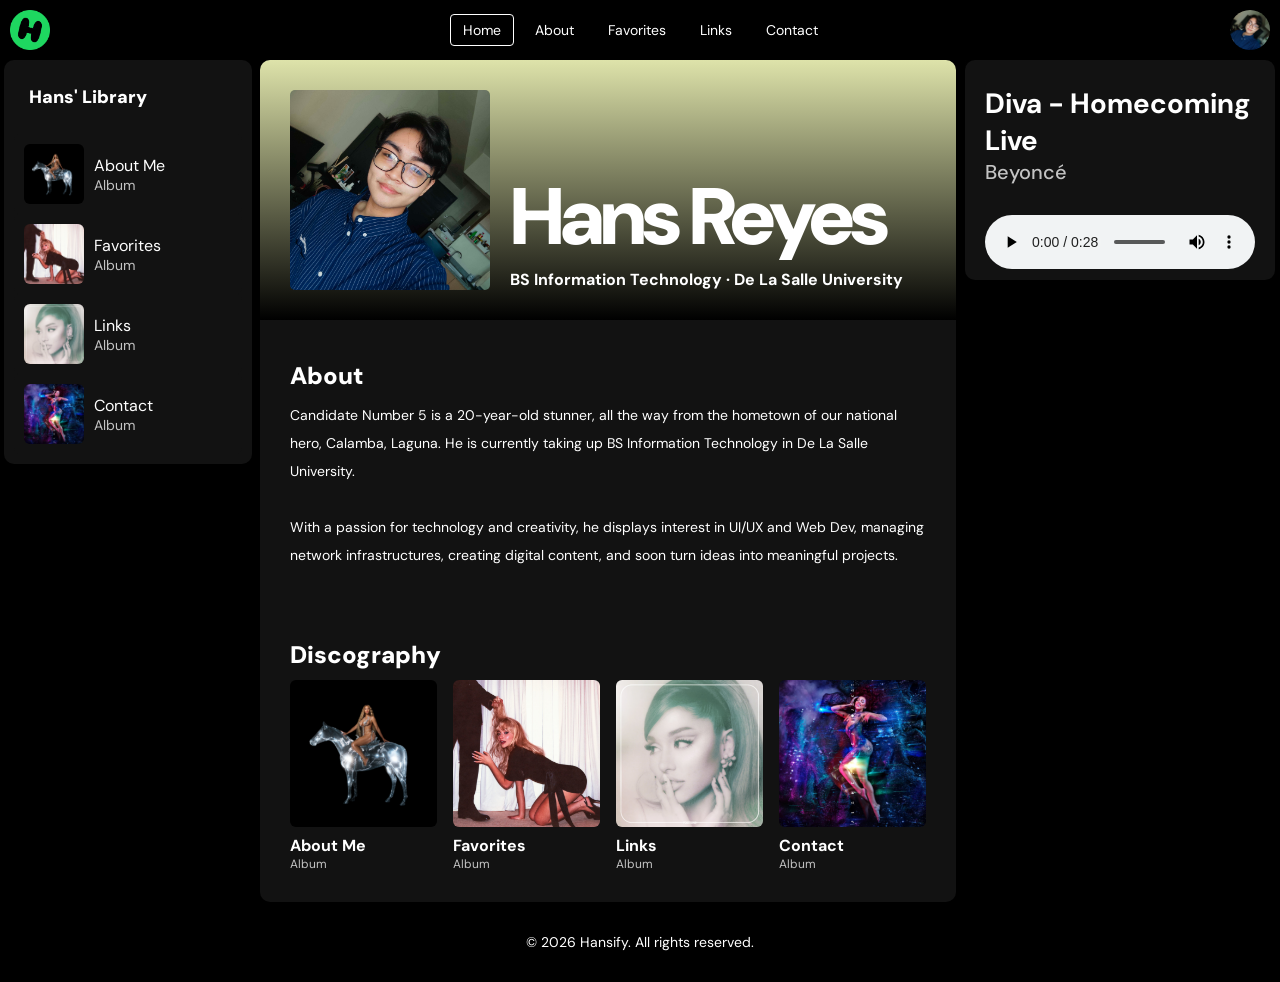
<file: index.html>
<!doctype html>
<html lang="en">
<head>
  <meta charset="UTF-8" />
  <meta name="viewport" content="width=device-width, initial-scale=1.0" />
  <title>Hansify - Home</title>
  <link rel="stylesheet" href="style.css">
  <link href="https://fonts.googleapis.com/css2?family=DM+Sans:wght@300;400;500;900&display=swap" rel="stylesheet">
</head>
<body>
  <div class="page-body">

    <div class="header">
      <div class="logo">
        <img src="images/logo.png" alt="Hansify Logo">
      </div>
      <nav class="nav">
        <a href="index.html" class="active">Home</a>
        <a href="about.html">About</a>
        <a href="favorites.html">Favorites</a>
        <a href="links.html">Links</a>
        <a href="contact.html">Contact</a>
      </nav>
      <div class="profile">
        <img src="images/profile.jpg" alt="Hans Reyes">
      </div>
    </div>

    <div class="menu">
      <div class="menu-content">
        <h3 class="menu-title">Hans' Library</h3>
        <div class="menu-links">
          <a class="menu-link" href="about.html">
            <img src="images/aboutme.png" alt="About Me">
            <span>About Me<span class="menu-link-subtitle">Album</span></span>
            </a>
          <a class="menu-link" href="favorites.html">
            <img src="images/favorites.png" alt="Favorites">
            <span>Favorites<span class="menu-link-subtitle">Album</span></span>
          </a>
          <a class="menu-link" href="links.html">
            <img src="images/links.png" alt="Links">
            <span>Links<span class="menu-link-subtitle">Album</span></span>
          </a>
          <a class="menu-link" href="contact.html">
            <img src="images/contact.png" alt="Contact">
            <span>Contact<span class="menu-link-subtitle">Album</span></span>
          </a>
        </div>
      </div>
    </div>

    <div class="main">
      <div class="main-content">

        <div class="main-title index-page">
          <img src="images/profile.jpg" alt="Hans Reyes" class="main-title-img">
          <div>
            <h1>Hans Reyes</h1>
            <div class="main-profile">
              <span>BS Information Technology · De La Salle University</span>
            </div>
          </div>
        </div>

        <div class="main-body">
          <h3>About</h3>
          <p>
            Candidate Number 5 is a 20-year-old stunner, all the way from the hometown of our national hero,
            Calamba, Laguna. He is currently taking up BS Information Technology in De La Salle University.
            <br><br>
            With a passion for technology and creativity, he displays interest in UI/UX and Web Dev,
            managing network infrastructures, creating digital content, and soon turn ideas into meaningful projects.
          </p>
        </div>

        <div class="main-body">
          <h3>Discography</h3>
          <div class="discography">
            <a href="about.html" class="disc-item">
              <img src="images/aboutme.png" alt="About Me">
              <span>About Me<br><span class="disc-item-subtitle">Album</span></span>
            </a>
            <a href="favorites.html" class="disc-item">
              <img src="images/favorites.png" alt="Favorites">
              <span>Favorites<br><span class="disc-item-subtitle">Album</span></span>
            </a>
            <a href="links.html" class="disc-item">
              <img src="images/links.png" alt="Links">
              <span>Links<br><span class="disc-item-subtitle">Album</span></span>
            </a>
            <a href="contact.html" class="disc-item">
              <img src="images/contact.png" alt="Contact">
              <span>Contact<br><span class="disc-item-subtitle">Album</span></span>
            </a>
          </div>
        </div>

      </div>
    </div>

    <div class="player">
      <div class="player-content">
        <div class="video-container">
          <video autoplay muted loop>
            <source src="video/diva.mp4" type="video/mp4">
          </video>
          <div class="overlay"></div>
          <div class="content">
            <p>Diva - Homecoming Live</p>
            <span>Beyoncé</span>
          </div>
        </div>
        <div class="audio-container">
          <audio controls>
            <source src="audio/tiktok.mp3" type="audio/mp3">
          </audio>
        </div>
      </div>
    </div>

    <div class="footer">© 2026 Hansify. All rights reserved.</div>

  </div>
</body>
</html>
</file>
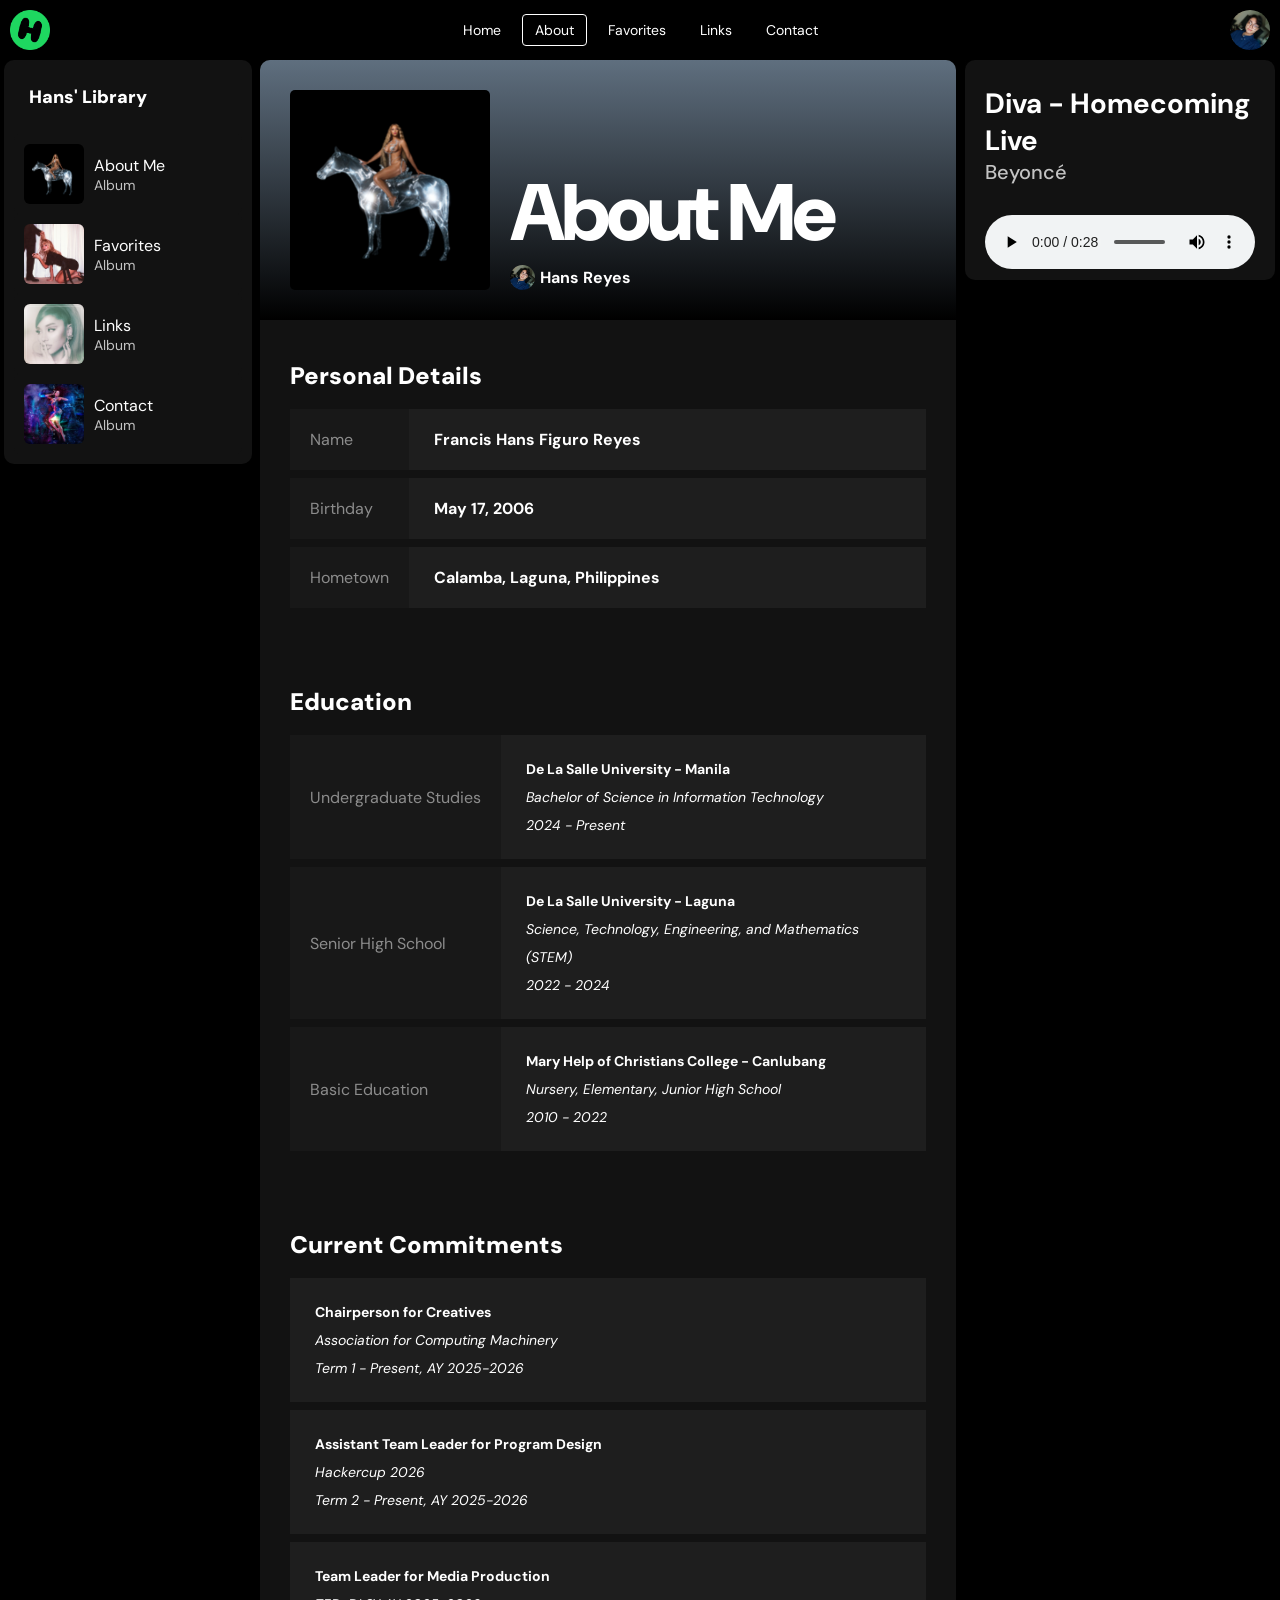
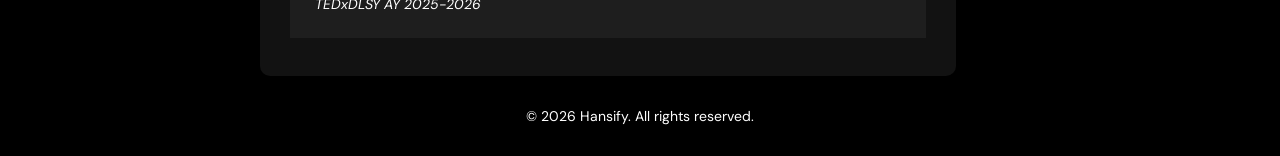
<file: about.html>
<!doctype html>
<html lang="en">
<head>
  <meta charset="UTF-8" />
  <meta name="viewport" content="width=device-width, initial-scale=1.0" />
  <title>Hansify - About</title>
  <link rel="stylesheet" href="style.css">
  <link href="https://fonts.googleapis.com/css2?family=DM+Sans:wght@300;400;500;900&display=swap" rel="stylesheet">
</head>
<body>
  <div class="page-body">

    <div class="header">
      <div class="logo">
        <img src="images/logo.png" alt="Hansify Logo">
      </div>
      <nav class="nav">
        <a href="index.html">Home</a>
        <a href="about.html" class="active">About</a>
        <a href="favorites.html">Favorites</a>
        <a href="links.html">Links</a>
        <a href="contact.html">Contact</a>
      </nav>
      <div class="profile">
        <img src="images/profile.jpg" alt="Hans Reyes">
      </div>
    </div>

    <div class="menu">
      <div class="menu-content">
        <h3 class="menu-title">Hans' Library</h3>
        <div class="menu-links">
          <a class="menu-link" href="about.html">
            <img src="images/aboutme.png" alt="About Me">
            <span>About Me<span class="menu-link-subtitle">Album</span></span>
            </a>
          <a class="menu-link" href="favorites.html">
            <img src="images/favorites.png" alt="Favorites">
            <span>Favorites<span class="menu-link-subtitle">Album</span></span>
          </a>
          <a class="menu-link" href="links.html">
            <img src="images/links.png" alt="Links">
            <span>Links<span class="menu-link-subtitle">Album</span></span>
          </a>
          <a class="menu-link" href="contact.html">
            <img src="images/contact.png" alt="Contact">
            <span>Contact<span class="menu-link-subtitle">Album</span></span>
          </a>
        </div>
      </div>
    </div>

    <div class="main">
      <div class="main-content">
        <div class="main-title about-page">
          <img src="images/aboutme.png" alt="Hans Reyes" class="main-title-img">
          <div>
            <h1>About Me</h1>
            <div class="main-profile">
              <img src="images/profile.jpg" alt="Hans Reyes">
              <span>Hans Reyes</span>
            </div>
          </div>
        </div>

        <div class="main-body">
          <h3>Personal Details</h3>
          <table>
            <tr>
              <th>Name</th>
              <td>Francis Hans Figuro Reyes</td>
            </tr>
            <tr>
              <th>Birthday</th>
              <td>May 17, 2006</td>
            </tr>
            <tr>
              <th>Hometown</th>
              <td>Calamba, Laguna, Philippines</td>
            </tr>
          </table>
        </div>

        <div class="main-body">
          <h3>Education</h3>
          <table>
            <tr>
              <th>Undergraduate Studies</th>
              <td><p>
                De La Salle University - Manila<br>
                <em>Bachelor of Science in Information Technology<br>
                2024 - Present</em>
              </p></td>
            </tr>
            <tr>
              <th>Senior High School</th>
              <td><p>
                De La Salle University - Laguna<br>
                <em>Science, Technology, Engineering, and Mathematics (STEM)<br>
                2022 - 2024</em>
              </p></td>
            </tr>
            <tr>
              <th>Basic Education</th>
              <td><p>
                Mary Help of Christians College - Canlubang<br>
                <em>Nursery, Elementary, Junior High School<br>
                2010 - 2022</em>
              </p></td>
            </tr>
          </table>
        </div>
        
      <div class="main-body">
          <h3>Current Commitments</h3>
          <table>
            <tr>
              <td><p>
                Chairperson for Creatives<br>
                <em>Association for Computing Machinery<br>
                Term 1 - Present, AY 2025-2026</em>
                </p></td>
            </tr>
            <tr>
              <td><p>
                Assistant Team Leader for Program Design<br>
                <em>Hackercup 2026<br>
                Term 2 - Present, AY 2025-2026</em>
              </p></td>
            </tr>
            <tr>
              <td><p>
                Team Leader for Media Production<br>
                <em>TEDxDLSY AY 2025-2026</em>
              </p></td>
            </tr>
          </table>
        </div>
        
      </div>
    </div>

    <div class="player">
      <div class="player-content">
        <div class="video-container">
          <video autoplay muted loop>
            <source src="video/diva.mp4" type="video/mp4">
          </video>
          <div class="overlay"></div>
          <div class="content">
            <p>Diva - Homecoming Live</p>
            <span>Beyoncé</span>
          </div>
        </div>
        <div class="audio-container">
          <audio controls>
            <source src="audio/tiktok.mp3" type="audio/mp3">
          </audio>
        </div>
      </div>
    </div>
    
    <div class="footer">© 2026 Hansify. All rights reserved.</div>

  </div>
</body>
</html>
</file>
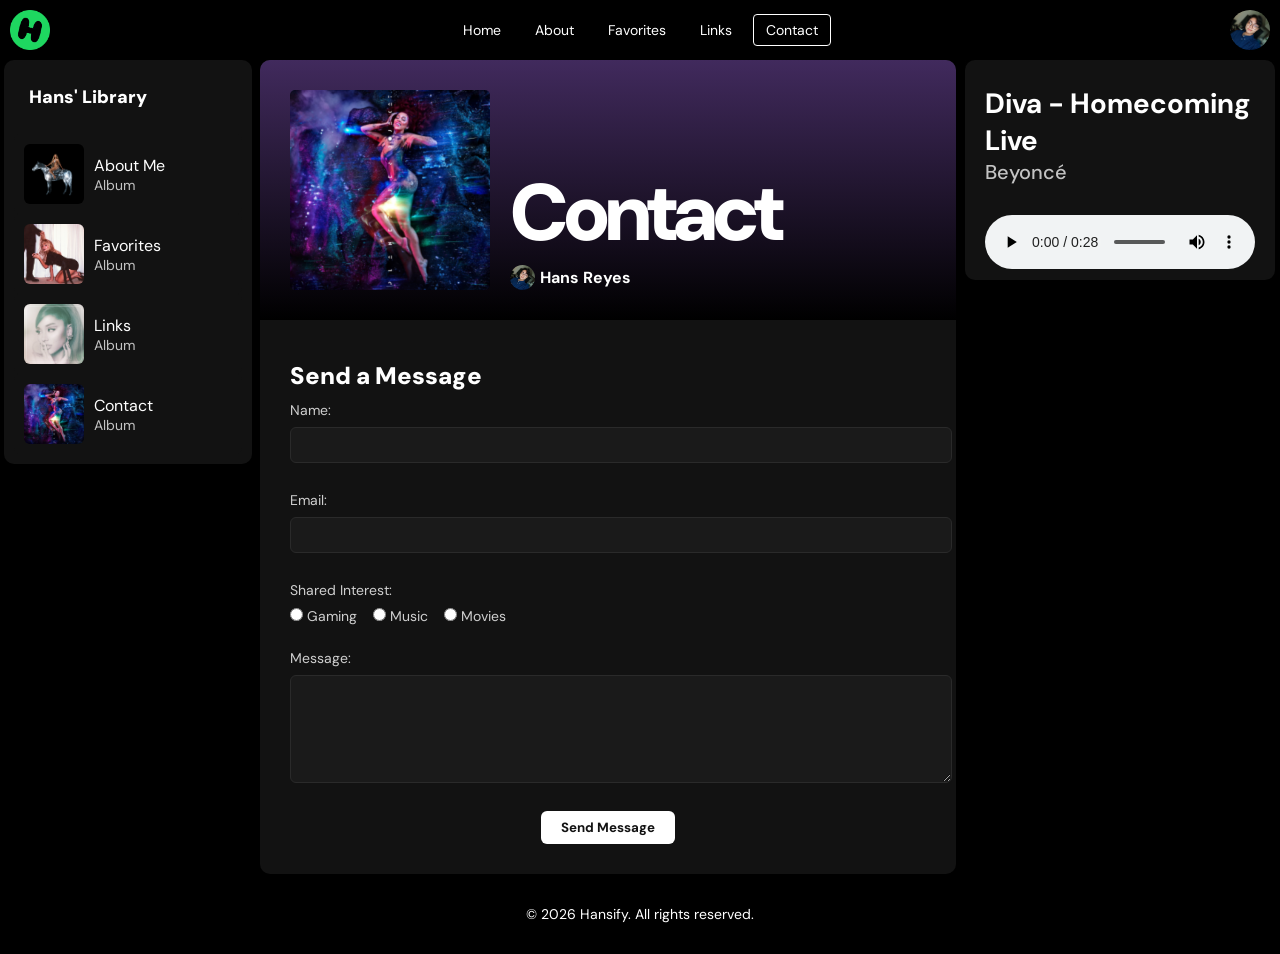
<file: contact.html>
<!doctype html>
<html lang="en">
<head>
  <meta charset="UTF-8" />
  <meta name="viewport" content="width=device-width, initial-scale=1.0" />
  <title>Hansify - Contact</title>
  <link rel="stylesheet" href="style.css">
  <link href="https://fonts.googleapis.com/css2?family=DM+Sans:wght@300;400;500;900&display=swap" rel="stylesheet">
</head>
<body>
  <div class="page-body">

    <div class="header">
      <div class="logo">
        <img src="images/logo.png" alt="Hansify Logo">
      </div>
      <nav class="nav">
        <a href="index.html">Home</a>
        <a href="about.html">About</a>
        <a href="favorites.html">Favorites</a>
        <a href="links.html">Links</a>
        <a href="contact.html" class="active">Contact</a>
      </nav>
      <div class="profile">
        <img src="images/profile.jpg" alt="Hans Reyes">
      </div>
    </div>

    <div class="menu">
      <div class="menu-content">
        <h3 class="menu-title">Hans' Library</h3>
        <div class="menu-links">
          <a class="menu-link" href="about.html">
            <img src="images/aboutme.png" alt="About Me">
            <span>About Me<span class="menu-link-subtitle">Album</span></span>
            </a>
          <a class="menu-link" href="favorites.html">
            <img src="images/favorites.png" alt="Favorites">
            <span>Favorites<span class="menu-link-subtitle">Album</span></span>
          </a>
          <a class="menu-link" href="links.html">
            <img src="images/links.png" alt="Links">
            <span>Links<span class="menu-link-subtitle">Album</span></span>
          </a>
          <a class="menu-link" href="contact.html">
            <img src="images/contact.png" alt="Contact">
            <span>Contact<span class="menu-link-subtitle">Album</span></span>
          </a>
        </div>
      </div>
    </div>

    <div class="main">
      <div class="main-content">
        <div class="main-title contact-page">
          <img src="images/contact.png" alt="Contact" class="main-title-img">
          <div>
            <h1>Contact</h1>
            <div class="main-profile">
              <img src="images/profile.jpg" alt="Hans Reyes">
              <span>Hans Reyes</span>
            </div>
          </div>
        </div>

        <div class="main-body">
          <h3>Send a Message</h3>
          <form>
            <label for="name">Name:</label>
            <input type="text" id="name" name="name">

            <label for="email">Email:</label>
            <input type="email" id="email" name="email">

            <label>Shared Interest:</label>
            <div class="radio-group">
              <label><input type="radio" name="interest" value="Gaming"> Gaming</label>
              <label><input type="radio" name="interest" value="Music"> Music</label>
              <label><input type="radio" name="interest" value="Movies"> Movies</label>
            </div>

            <label for="message">Message:</label>
            <textarea id="message" name="message" rows="5"></textarea>

            <button type="submit">Send Message</button>
          </form>
        </div>

      </div>
    </div>

    <div class="player">
      <div class="player-content">
        <div class="video-container">
          <video autoplay muted loop>
            <source src="video/diva.mp4" type="video/mp4">
          </video>
          <div class="overlay"></div>
          <div class="content">
            <p>Diva - Homecoming Live</p>
            <span>Beyoncé</span>
          </div>
        </div>
        <div class="audio-container">
          <audio controls>
            <source src="audio/tiktok.mp3" type="audio/mp3">
          </audio>
        </div>
      </div>
    </div>

    <div class="footer">© 2026 Hansify. All rights reserved.</div>

  </div>
</body>
</html>
</file>
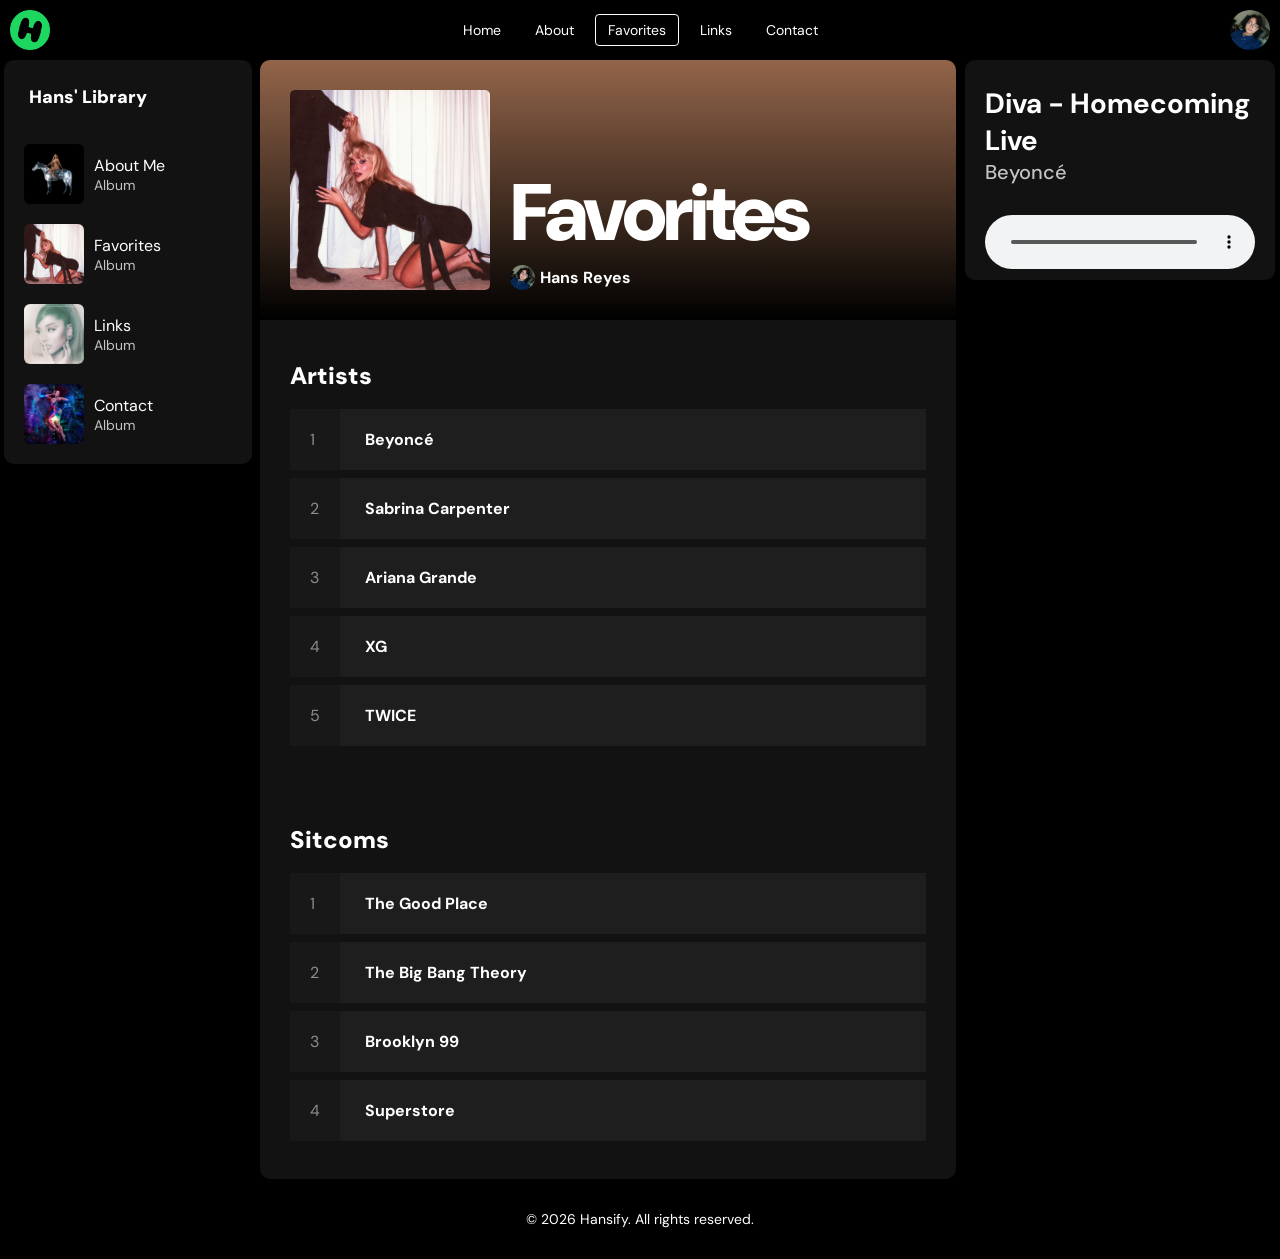
<file: favorites.html>
<!doctype html>
<html lang="en">
<head>
  <meta charset="UTF-8" />
  <meta name="viewport" content="width=device-width, initial-scale=1.0" />
  <title>Hansify - Favorites</title>
  <link rel="stylesheet" href="style.css">
  <link href="https://fonts.googleapis.com/css2?family=DM+Sans:wght@300;400;500;900&display=swap" rel="stylesheet">
</head>
<body>
  <div class="page-body">

    <div class="header">
      <div class="logo">
        <img src="images/logo.png" alt="Hansify Logo">
      </div>
      <nav class="nav">
        <a href="index.html">Home</a>
        <a href="about.html">About</a>
        <a href="favorites.html" class="active">Favorites</a>
        <a href="links.html">Links</a>
        <a href="contact.html">Contact</a>
      </nav>
      <div class="profile">
        <img src="images/profile.jpg" alt="Hans Reyes">
      </div>
    </div>

    <div class="menu">
      <div class="menu-content">
        <h3 class="menu-title">Hans' Library</h3>
        <div class="menu-links">
          <a class="menu-link" href="about.html">
            <img src="images/aboutme.png" alt="About Me">
            <span>About Me<span class="menu-link-subtitle">Album</span></span>
            </a>
          <a class="menu-link" href="favorites.html">
            <img src="images/favorites.png" alt="Favorites">
            <span>Favorites<span class="menu-link-subtitle">Album</span></span>
          </a>
          <a class="menu-link" href="links.html">
            <img src="images/links.png" alt="Links">
            <span>Links<span class="menu-link-subtitle">Album</span></span>
          </a>
          <a class="menu-link" href="contact.html">
            <img src="images/contact.png" alt="Contact">
            <span>Contact<span class="menu-link-subtitle">Album</span></span>
          </a>
        </div>
      </div>
    </div>

    <div class="main">
      <div class="main-content">
        <div class="main-title favorites-page">
          <img src="images/favorites.png" alt="Favorites" class="main-title-img">
          <div>
            <h1>Favorites</h1>
            <div class="main-profile">
              <img src="images/profile.jpg" alt="Hans Reyes">
              <span>Hans Reyes</span>
            </div>
          </div>
        </div>

        <div class="main-body">
          <h3>Artists</h3>
          <table>
            <tr><th>1</th><td>Beyoncé</td></tr>
            <tr><th>2</th><td>Sabrina Carpenter</td></tr>
            <tr><th>3</th><td>Ariana Grande</td></tr>
            <tr><th>4</th><td>XG</td></tr>
            <tr><th>5</th><td>TWICE</td></tr>
          </table>
        </div>

        <div class="main-body">
          <h3>Sitcoms</h3>
          <table>
            <tr><th>1</th><td>The Good Place</td></tr>
            <tr><th>2</th><td>The Big Bang Theory</td></tr>
            <tr><th>3</th><td>Brooklyn 99</td></tr>
            <tr><th>4</th><td>Superstore</td></tr>
          </table>
        </div>

      </div>
    </div>

    <div class="player">
      <div class="player-content">
        <div class="video-container">
          <video autoplay muted loop>
            <source src="video/diva.mp4" type="video/mp4">
          </video>
          <div class="overlay"></div>
          <div class="content">
            <p>Diva - Homecoming Live</p>
            <span>Beyoncé</span>
          </div>
        </div>
        <div class="audio-container">
          <audio controls>
            <source src="audio/tiktok.mp3" type="audio/mp3">
          </audio>
        </div>
      </div>
    </div>

    <div class="footer">© 2026 Hansify. All rights reserved.</div>

  </div>
</body>
</html>
</file>
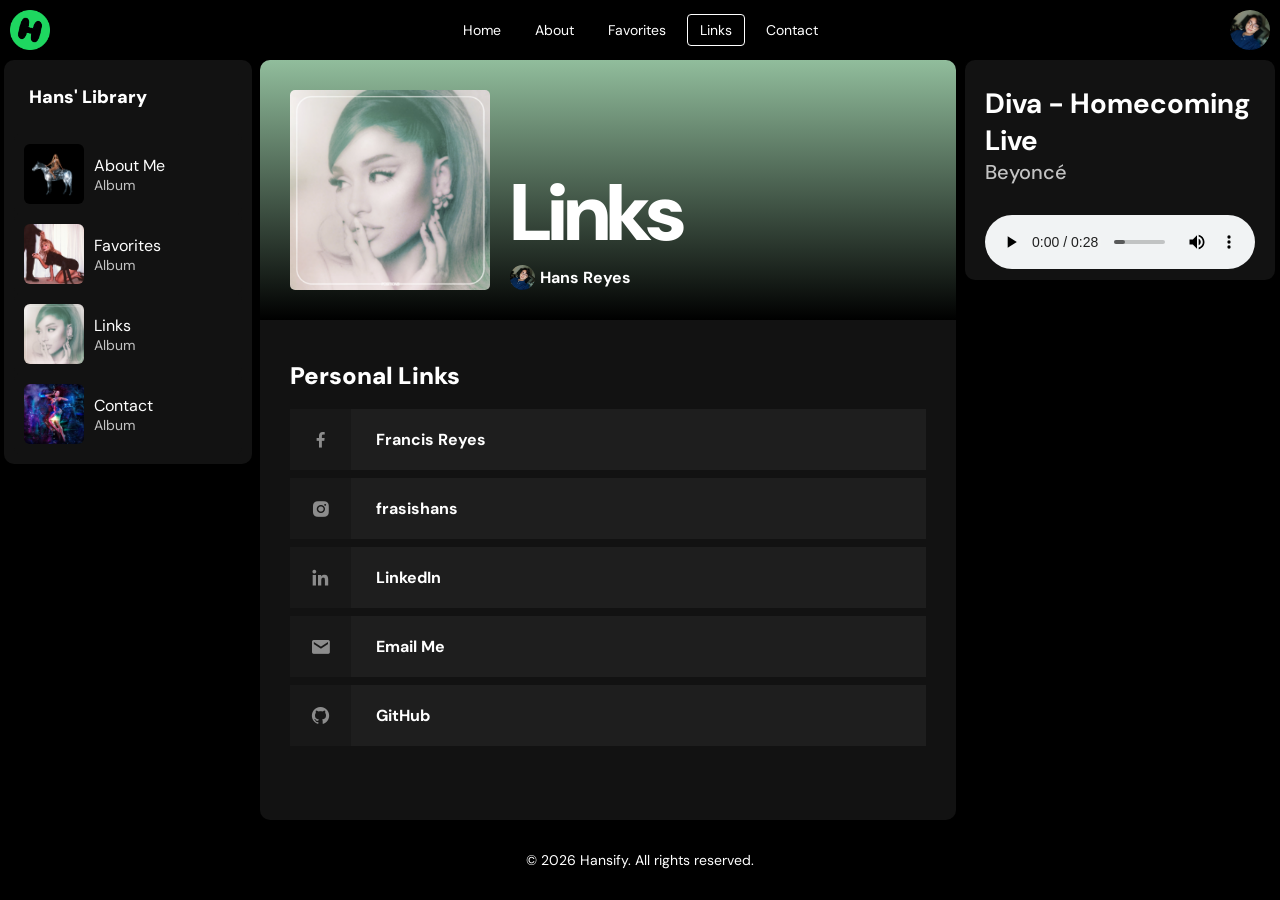
<file: links.html>
<!doctype html>
<html lang="en">
<head>
  <meta charset="UTF-8" />
  <meta name="viewport" content="width=device-width, initial-scale=1.0" />
  <title>Hansify - Links</title>
  <link rel="stylesheet" href="style.css">
  <link href="https://fonts.googleapis.com/css2?family=DM+Sans:wght@300;400;500;900&display=swap" rel="stylesheet">
  <link href='https://unpkg.com/boxicons@2.1.4/css/boxicons.min.css' rel='stylesheet'>
</head>
<body>
  <div class="page-body">

    <div class="header">
      <div class="logo">
        <img src="images/logo.png" alt="Hansify Logo">
      </div>
      <nav class="nav">
        <a href="index.html">Home</a>
        <a href="about.html">About</a>
        <a href="favorites.html">Favorites</a>
        <a href="links.html" class="active">Links</a>
        <a href="contact.html">Contact</a>
      </nav>
      <div class="profile">
        <img src="images/profile.jpg" alt="Hans Reyes">
      </div>
    </div>

    <div class="menu">
      <div class="menu-content">
        <h3 class="menu-title">Hans' Library</h3>
        <div class="menu-links">
          <a class="menu-link" href="about.html">
            <img src="images/aboutme.png" alt="About Me">
            <span>About Me<span class="menu-link-subtitle">Album</span></span>
            </a>
          <a class="menu-link" href="favorites.html">
            <img src="images/favorites.png" alt="Favorites">
            <span>Favorites<span class="menu-link-subtitle">Album</span></span>
          </a>
          <a class="menu-link" href="links.html">
            <img src="images/links.png" alt="Links">
            <span>Links<span class="menu-link-subtitle">Album</span></span>
          </a>
          <a class="menu-link" href="contact.html">
            <img src="images/contact.png" alt="Contact">
            <span>Contact<span class="menu-link-subtitle">Album</span></span>
          </a>
        </div>
      </div>
    </div>

    <div class="main">
      <div class="main-content">
        <div class="main-title links-page">
          <img src="images/links.png" alt="Links" class="main-title-img">
          <div>
            <h1>Links</h1>
            <div class="main-profile">
              <img src="images/profile.jpg" alt="Hans Reyes">
              <span>Hans Reyes</span>
            </div>
          </div>
        </div>

        <div class="main-body">
          <h3>Personal Links</h3>
          <table>
            <tr>
              <th><i class='bx bxl-facebook'></i></th>
              <td><a href="https://www.facebook.com/fhreyes17/" target="_blank">Francis Reyes</a></td>
            </tr>
            <tr>
              <th><i class='bx bxl-instagram-alt' ></i></th>
              <td><a href="https://instagram.com/frasishans" target="_blank">frasishans</a></td>
            </tr>
            <tr>
              <th><i class='bx bxl-linkedin'></i></th>
              <td><a href="https://www.linkedin.com/in/hans-reyes-ba1952392/" target="_blank">LinkedIn</a></td>
            </tr>
            <tr>
              <th><i class='bx bxs-envelope'></i></th>
              <td><a href="mailto:hans_reyes@dlsu.edu.ph">Email Me</a></td>
            </tr>
            <tr>
              <th><i class='bx bxl-github'></i></th>
              <td><a href="https://github.com/hansisco" target="_blank">GitHub</a></td>
            </tr>
          </table>
        </div>

      </div>
    </div>

    <div class="player">
      <div class="player-content">
        <div class="video-container">
          <video autoplay muted loop>
            <source src="video/diva.mp4" type="video/mp4">
          </video>
          <div class="overlay"></div>
          <div class="content">
            <p>Diva - Homecoming Live</p>
            <span>Beyoncé</span>
          </div>
        </div>
        <div class="audio-container">
          <audio controls>
            <source src="audio/tiktok.mp3" type="audio/mp3">
          </audio>
        </div>
      </div>
    </div>

    <div class="footer">© 2026 Hansify. All rights reserved.</div>

  </div>
</body>
</html>
</file>
<file: style.css>
* {
    padding: 0;
    margin: 0;
    font-family: "DM Sans", sans-serif;
    font-weight: normal;
}

.page-body {
    display: grid;
    min-height: 100vh;
    grid-template-columns: 20% 55% 25%;
    grid-template-rows: 60px 1fr 80px;
    background-color: black;
}

/* ── HEADER ── */
.header {
    background-color: black;
    grid-column: 1 / 4;
    grid-row: 1 / 2;

    display: grid;
    grid-template-columns: 1fr auto 1fr;
    align-items: center;
    padding: 10px;
}

.logo {
    justify-self: start;
    display: flex;
    width: 100%;
    align-items: center;
}

.logo img {
    display: block;
    width: 40px;
    height: 40px;
    object-fit: contain;
}

.nav {
    justify-self: center;
    display: flex;
    gap: 8px;
}

.nav a {
    color: #fff;
    text-decoration: none;
    font-size: 14px;
    padding: 6px 12px;
    border-radius: 4px;
    border: #000000 solid 1px;
    transition: background 0.15s;
}

.nav a:hover,
.nav a.active {
    border: #fff solid 1px;
}

.profile {
    justify-self: end;
    width: 100%;
    display: flex;
    align-items: center;
    justify-content: flex-end;
}

.profile img {
    display: block;
    width: 40px;
    height: 40px;
    border-radius: 50%;
    object-fit: cover;
}

/* ── BODY COLUMNS ── */
.page-body > div {
    margin: 0;
    display: flex;
}

/* ── MENU ── */
.menu {
    grid-column: 1 / 2;
    grid-row: 2 / 3;
    display: flex;
    justify-content: flex-start;
    align-items: center;
    flex-direction: column;
}

.menu-content {
    align-items: flex-start;
    justify-content: flex-start;
    padding: 5px;
    width: 93%;
    border-radius: 10px;
    background-color: #121212;
}

.menu-title {
    color: white;
    font-size: 18px;
    margin: 20px;
    font-weight: 900;
}

.menu-links {
    display: flex;
    flex-direction: column;
    padding: 5px;
}

.menu-link {
    display: flex;
    align-items: center;
    justify-content: flex-start;
    flex-direction: row;
    color: white;
    background-color: #121212;
    padding: 10px;
    text-decoration: none;
    font-weight: bold;
    border-radius: 6px;
    transition: 0.15s;
}

.menu-link:hover {
    background: rgba(255, 255, 255, 0.05);
}

.menu-link img {
    width: 60px;
    height: 60px;
    border-radius: 6px;
}

.menu-link span {
    margin-left: 10px;
    text-align: left;
    display: flex;
    flex-direction: column; 
}

.menu-link span .menu-link-subtitle {
    margin-left: 0px;
    font-size: 14px;
    color: rgba(255, 255, 255, 0.75);
    font-weight: normal;
}

/* MAIN */
.main {
    grid-column: 2 / 3;
    grid-row: 2 / 3;    
    display: flex;
    justify-content: center;
}

.main-content {
    align-items: flex-start;
    justify-content: center;
    width: 99%;
    border-radius: 10px;
    background-color: #121212;
}

.main-title{
    font-size: 40px;
    color: #121212;
    color: white;
    border-radius: 10px 10px 0 0;
    height: auto;
    padding: 30px;
    display: flex;
    flex-direction: row;
    justify-content: flex-start;
    align-items: flex-end;
}

.main-title.index-page {
    background-image: linear-gradient(to bottom, #dee3aa, #000000);
}

.main-title.about-page {
    background-image: linear-gradient(to bottom, #5f6f7f, #000000);
}

.main-title.favorites-page {
    background-image: linear-gradient(to bottom, #93654a, #000000);
}

.main-title.links-page {
    background-image: linear-gradient(to bottom, #91bd9c, #000000);
}

.main-title.contact-page {
    background-image: linear-gradient(to bottom, #412a5d, #000000);
}

.main-title h1 {
    font-weight: 900;
    letter-spacing: -0.05em;
}

.main-title span {
    font-weight: bold;
    letter-spacing: normal;
}

.main-title img {
    height: 200px;
    border-radius: 5px;
    margin-right: 20px;
}

.main-profile {
    display: flex;
    align-items: center;
    font-size: 16px;
    font-weight: 900;
}

.main-profile img{
    width: auto;
    height: 25px;
    border-radius: 100%;
    margin-right: 5px;
}

.main-body {
    padding: 30px;
}

.main-body h3 {
    margin-top: 10px;
    margin-bottom: 10px;
    font-size: 24px;
    color: white;
    font-weight: 900;
}

.discography {
    display: grid;
    grid-template-columns: repeat(4, 1fr);
    gap: 16px;
}

.disc-item {
    display: flex;
    flex-direction: column;
    align-items: center;
    gap: 8px;
    text-decoration: none;
    color: white;
    transition: opacity 0.15s;
    align-items: flex-start;
}

.disc-item span {
    font-weight: bold;
}

.disc-item .disc-item-subtitle {
    display: block;
    font-size: 12px;
    color: rgba(255, 255, 255, 0.75);
    font-weight: normal;
}

.disc-item:hover {
    opacity: 0.75;
    text-decoration: none;
}

.disc-item img {
    width: 100%;
    aspect-ratio: 1;
    object-fit: cover;
    border-radius: 6px;
}

.main-body p {
    color: white;
    font-size: 14px;
    margin-bottom: 0px;
    border-radius: 5px;
    line-height: 2;
}

.main-body table {
    width: 100%;
    margin-top: 10px;
    color: white;
    table-layout: auto;
    border-collapse: separate;
    border-spacing: 0 8px;
}

.main-body table th {
    text-align: left;
    vertical-align: middle;
    padding: 10px 20px;
    background: rgba(255, 255, 255, 0.025);
    color: rgba(255, 255, 255, 0.5);
    width: 1%;
    white-space: nowrap;
}

.main-body table i {
    font-size: 1.3rem;
    vertical-align: middle;
}

.main-body td {
    text-align: left;
    font-weight: bold;
    padding: 20px 25px;
    background: rgba(255, 255, 255, 0.05);
}

.main-body td p {
    color: white;
    text-decoration: none;
    font-weight: bold;
}

.main-body td a {
    color: white;
    text-decoration: none;
    font-weight: bold;
}

.main-body td a:hover {
    text-decoration: underline;
}

form {
    display: flex;
    flex-direction: column;
    gap: 8px;
    color: white;
}

form label {
    font-size: 14px;
    color: rgba(255, 255, 255, 0.8);
}

form input[type="text"],
form input[type="email"],
form textarea {
    width: 100%;
    padding: 8px 12px;
    border-radius: 6px;
    border: 1px solid #2a2a2a;
    background: #1a1a1a;
    color: white;
    font-family: inherit;
    font-size: 14px;
    margin-bottom: 20px;
}

form input[type="radio"] {
    margin-bottom: 20px;
}

form button[type="submit"] {
    align-self: flex-start;
    padding: 8px 20px;
    border-radius: 6px;
    border: none;
    background: #ffffff;
    color: #121212;
    font-weight: bold;
    cursor: pointer;
    transition: opacity 0.15s;
    margin: auto;
}

form button[type="submit"]:hover {
    opacity: 0.85;
}

.radio-group {
    display: flex;
    gap: 16px;
}

/* PLAYER */
.player {
    grid-column: 3 / 4;
    grid-row: 2 / 3;
    display: flex;
    justify-content: flex-start;
    align-items: center;
    flex-direction: column;
}

.player-content {
    align-items: flex-start;
    justify-content: center;
    padding: 0px;
    width: 97%;
    border-radius: 10px;
    background-color: #121212;
}

.video-container {
    position: relative;
    width: 100%;
}

.video-container video {
    width: 100%;
    height: 100%;
    border-radius: 10px;
    object-fit: cover;
    display: block;
}

.overlay {
    position: absolute;
    inset: 0;
    background-image: linear-gradient(to top, #121212, rgba(0, 0, 0, 0));
}

.content {
    position: absolute;
    inset: 0;
    display: flex;
    flex-direction: column;
    justify-content: flex-end;
    align-items: flex-start;
    padding: 30px 20px;
    color: white;
    text-align: left;
    z-index: 2;
}

.content p {
    font-size: 28px;
    font-weight: bold;
}

.content span {
    font-size: 20px;
    font-weight: 500;
    color: rgba(255, 255, 255, 0.75);
}

.audio-container {
  padding: 0px 20px;
  margin-bottom: 2%;
}

.audio-container audio {
  width: 100%;
}

/* FOOTER */
.footer {
    background-color: #000000;
    grid-column: 1 / 4;
    grid-row: 3 / 4;
    justify-content: center;
    align-items: center;
    font-size: 14px;
    color: white;
}
</file>
